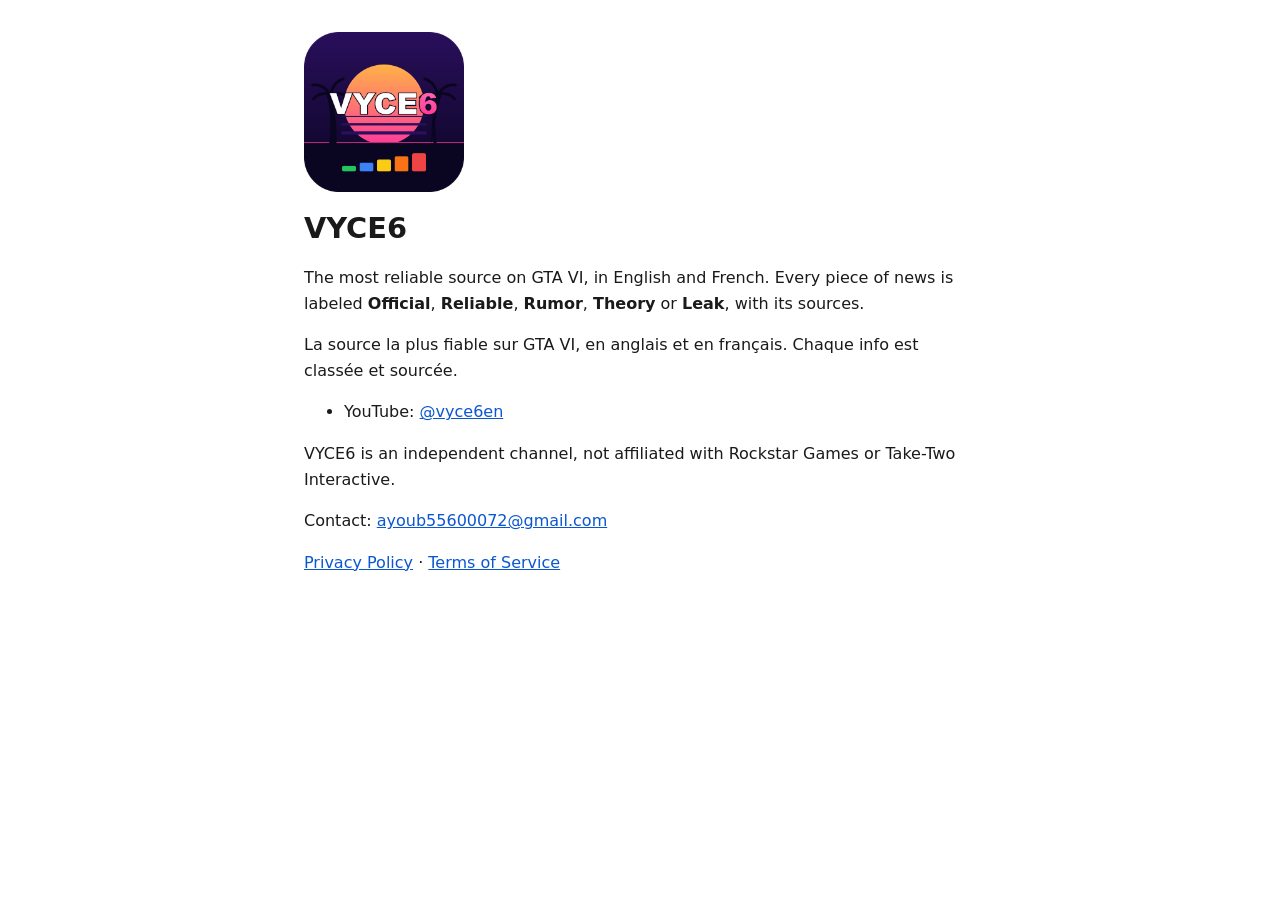
<file: index.html>
<!doctype html>
<html lang="en">
<head>
<meta charset="utf-8">
<meta name="viewport" content="width=device-width, initial-scale=1">
<title>VYCE6</title>
<link rel="icon" type="image/png" href="icon-192.png">
<link rel="stylesheet" href="style.css">
</head>
<body>
<main>
<img class="logo" src="icon-512.png" width="160" height="160" alt="VYCE6 logo">
<h1>VYCE6</h1>
<p>The most reliable source on GTA VI, in English and French. Every piece of news is labeled
<strong>Official</strong>, <strong>Reliable</strong>, <strong>Rumor</strong>, <strong>Theory</strong> or
<strong>Leak</strong>, with its sources.</p>
<p>La source la plus fiable sur GTA VI, en anglais et en français. Chaque info est classée et sourcée.</p>
<ul>
<li>YouTube: <a href="https://www.youtube.com/@vyce6en">@vyce6en</a></li>
</ul>
<p>VYCE6 is an independent channel, not affiliated with Rockstar Games or Take-Two Interactive.</p>
<p>Contact: <a href="mailto:ayoub55600072@gmail.com">ayoub55600072@gmail.com</a></p>
<p><a href="privacy.html">Privacy Policy</a> · <a href="terms.html">Terms of Service</a></p>
</main>
</body>
</html>
</file>
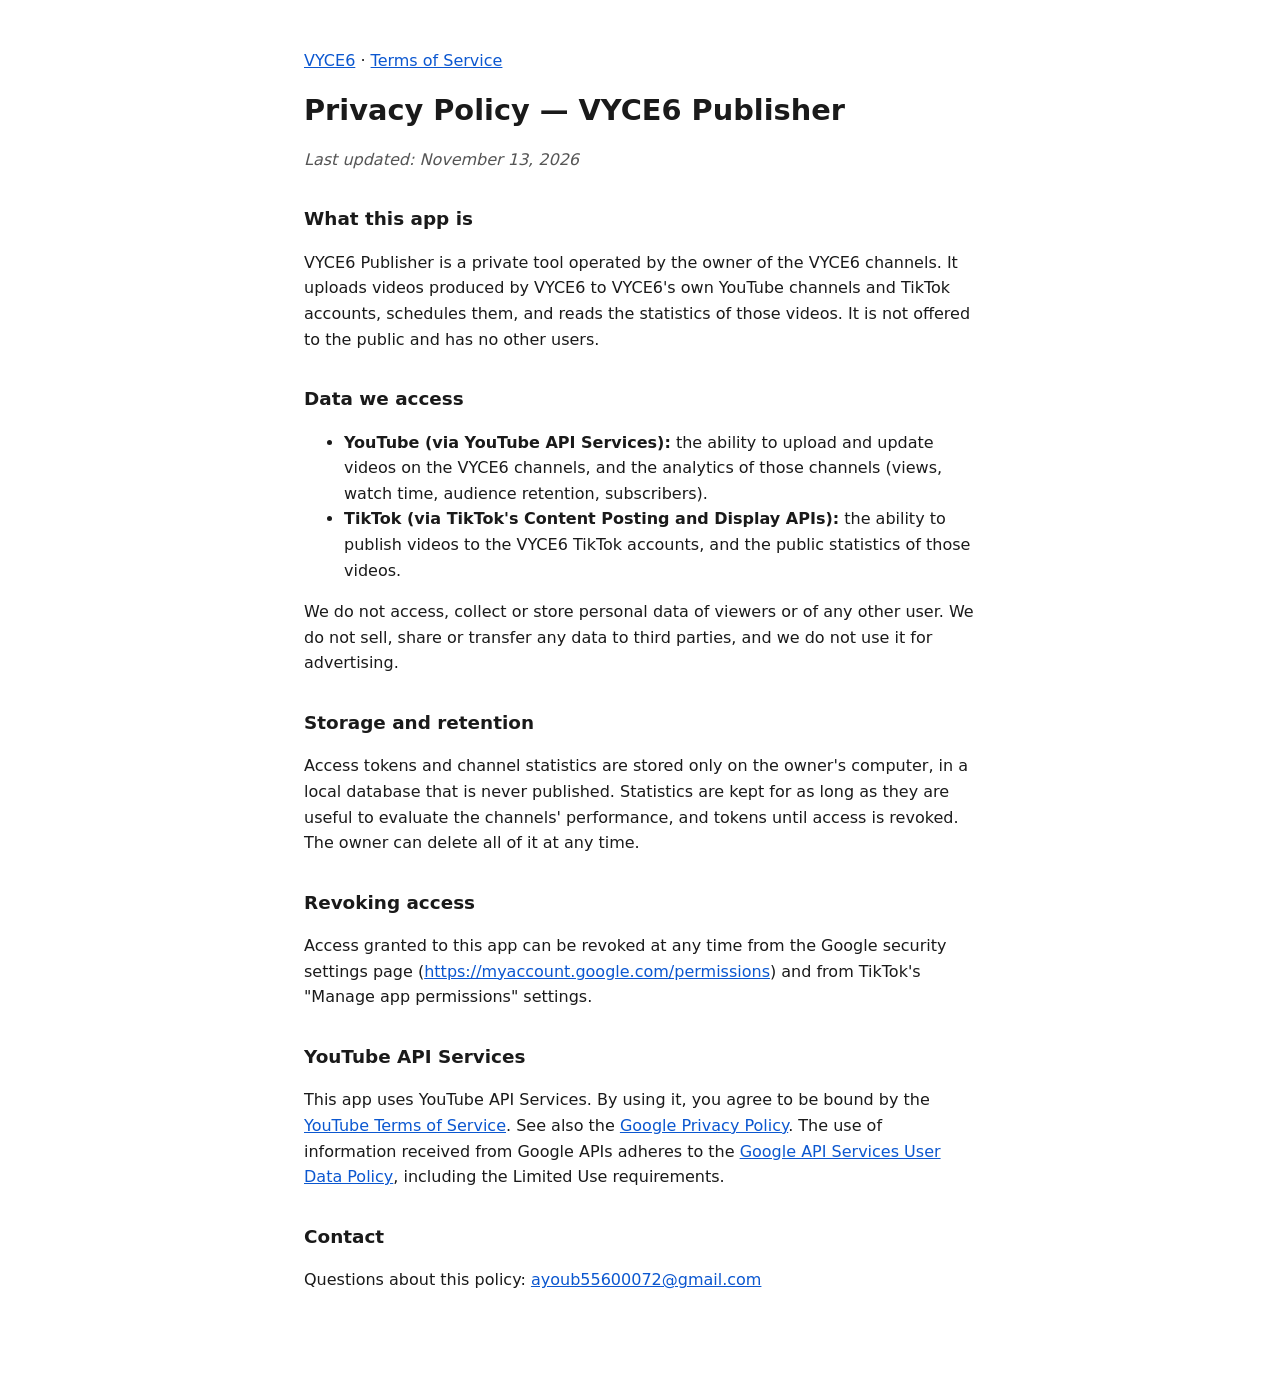
<file: privacy.html>
<!doctype html>
<html lang="en">
<head>
<meta charset="utf-8">
<meta name="viewport" content="width=device-width, initial-scale=1">
<title>VYCE6 Publisher – Privacy Policy</title>
<link rel="icon" type="image/png" href="icon-192.png">
<link rel="stylesheet" href="style.css">
</head>
<body>
<main>
<p><a href="index.html">VYCE6</a> · <a href="terms.html">Terms of Service</a></p>
<h1>Privacy Policy — VYCE6 Publisher</h1>
<p><em>Last updated: November 13, 2026</em></p>

<h2>What this app is</h2>
<p>VYCE6 Publisher is a private tool operated by the owner of the VYCE6 channels. It uploads videos produced by VYCE6 to
VYCE6's own YouTube channels and TikTok accounts, schedules them, and reads the statistics of those videos. It is not
offered to the public and has no other users.</p>

<h2>Data we access</h2>
<ul>
<li><strong>YouTube (via YouTube API Services):</strong> the ability to upload and update videos on the VYCE6 channels, and
the analytics of those channels (views, watch time, audience retention, subscribers).</li>
<li><strong>TikTok (via TikTok's Content Posting and Display APIs):</strong> the ability to publish videos to the VYCE6
TikTok accounts, and the public statistics of those videos.</li>
</ul>
<p>We do not access, collect or store personal data of viewers or of any other user. We do not sell, share or transfer
any data to third parties, and we do not use it for advertising.</p>

<h2>Storage and retention</h2>
<p>Access tokens and channel statistics are stored only on the owner's computer, in a local database that is never
published. Statistics are kept for as long as they are useful to evaluate the channels' performance, and tokens until
access is revoked. The owner can delete all of it at any time.</p>

<h2>Revoking access</h2>
<p>Access granted to this app can be revoked at any time from the Google security settings page
(<a href="https://myaccount.google.com/permissions">https://myaccount.google.com/permissions</a>) and from TikTok's
"Manage app permissions" settings.</p>

<h2>YouTube API Services</h2>
<p>This app uses YouTube API Services. By using it, you agree to be bound by the
<a href="https://www.youtube.com/t/terms">YouTube Terms of Service</a>. See also the
<a href="https://policies.google.com/privacy">Google Privacy Policy</a>. The use of information received from Google APIs
adheres to the <a href="https://developers.google.com/terms/api-services-user-data-policy">Google API Services User Data
Policy</a>, including the Limited Use requirements.</p>

<h2>Contact</h2>
<p>Questions about this policy: <a href="mailto:ayoub55600072@gmail.com">ayoub55600072@gmail.com</a></p>
</main>
</body>
</html>
</file>
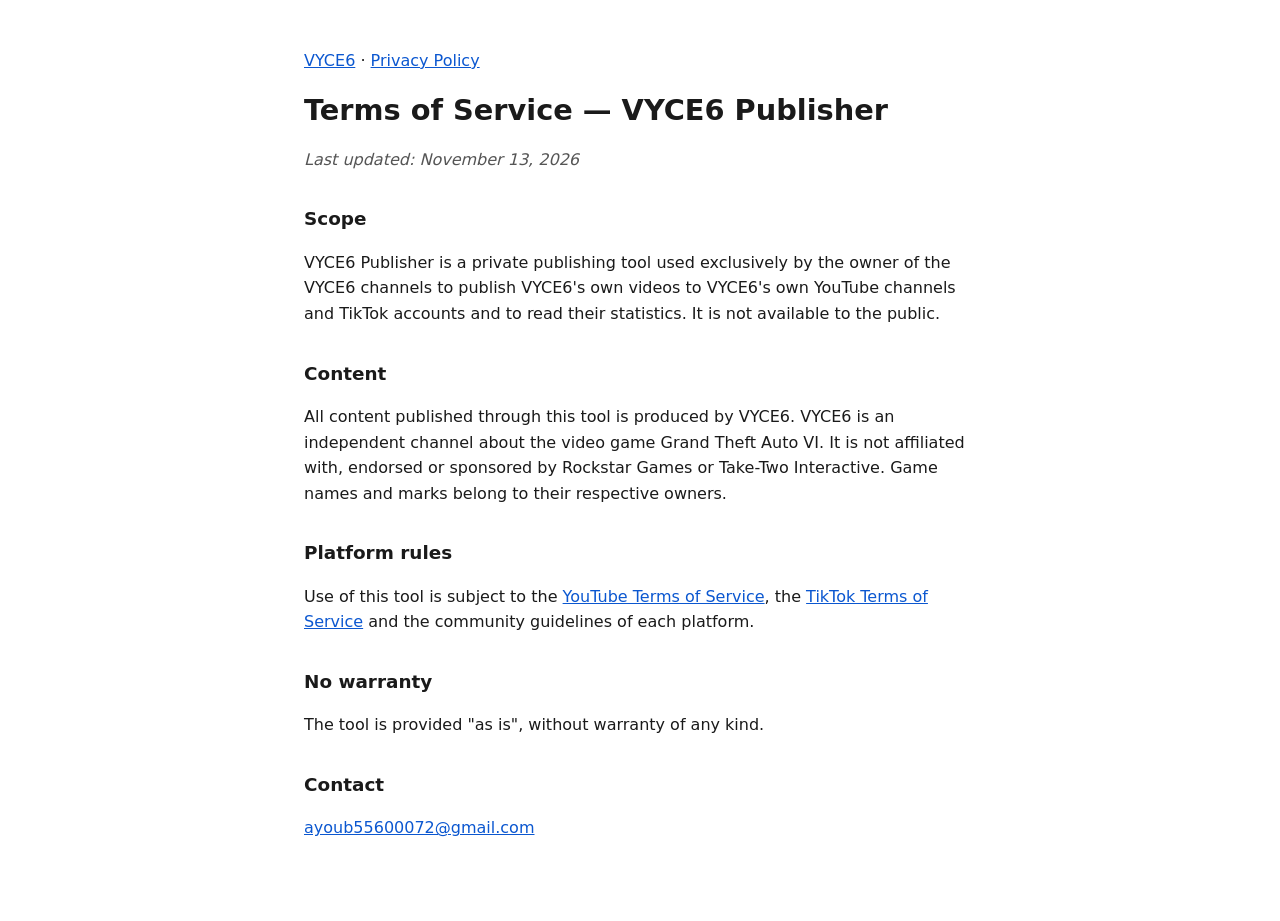
<file: terms.html>
<!doctype html>
<html lang="en">
<head>
<meta charset="utf-8">
<meta name="viewport" content="width=device-width, initial-scale=1">
<title>VYCE6 Publisher – Terms of Service</title>
<link rel="icon" type="image/png" href="icon-192.png">
<link rel="stylesheet" href="style.css">
</head>
<body>
<main>
<p><a href="index.html">VYCE6</a> · <a href="privacy.html">Privacy Policy</a></p>
<h1>Terms of Service — VYCE6 Publisher</h1>
<p><em>Last updated: November 13, 2026</em></p>

<h2>Scope</h2>
<p>VYCE6 Publisher is a private publishing tool used exclusively by the owner of the VYCE6 channels to publish VYCE6's own
videos to VYCE6's own YouTube channels and TikTok accounts and to read their statistics. It is not available to the
public.</p>

<h2>Content</h2>
<p>All content published through this tool is produced by VYCE6. VYCE6 is an independent channel about the video game
Grand Theft Auto VI. It is not affiliated with, endorsed or sponsored by Rockstar Games or Take-Two Interactive. Game
names and marks belong to their respective owners.</p>

<h2>Platform rules</h2>
<p>Use of this tool is subject to the <a href="https://www.youtube.com/t/terms">YouTube Terms of Service</a>, the
<a href="https://www.tiktok.com/legal/terms-of-service">TikTok Terms of Service</a> and the community guidelines of each
platform.</p>

<h2>No warranty</h2>
<p>The tool is provided "as is", without warranty of any kind.</p>

<h2>Contact</h2>
<p><a href="mailto:ayoub55600072@gmail.com">ayoub55600072@gmail.com</a></p>
</main>
</body>
</html>
</file>
<file: style.css>
:root { --bg: #ffffff; --fg: #1a1a1a; --muted: #555; --link: #0b57d0; }
@media (prefers-color-scheme: dark) { :root { --bg: #111317; --fg: #ececec; --muted: #a8a8a8; --link: #8ab4f8; } }
body { margin: 0; background: var(--bg); color: var(--fg); font: 16px/1.6 system-ui, -apple-system, "Segoe UI", sans-serif; }
main { max-width: 42rem; margin: 0 auto; padding: 2rem 1rem 4rem; }
h1 { font-size: 1.8rem; line-height: 1.2; }
h2 { font-size: 1.15rem; margin-top: 2rem; }
em { color: var(--muted); }
a { color: var(--link); }
.logo { display: block; width: 160px; height: auto; margin: 0 0 1rem; }
</file>
